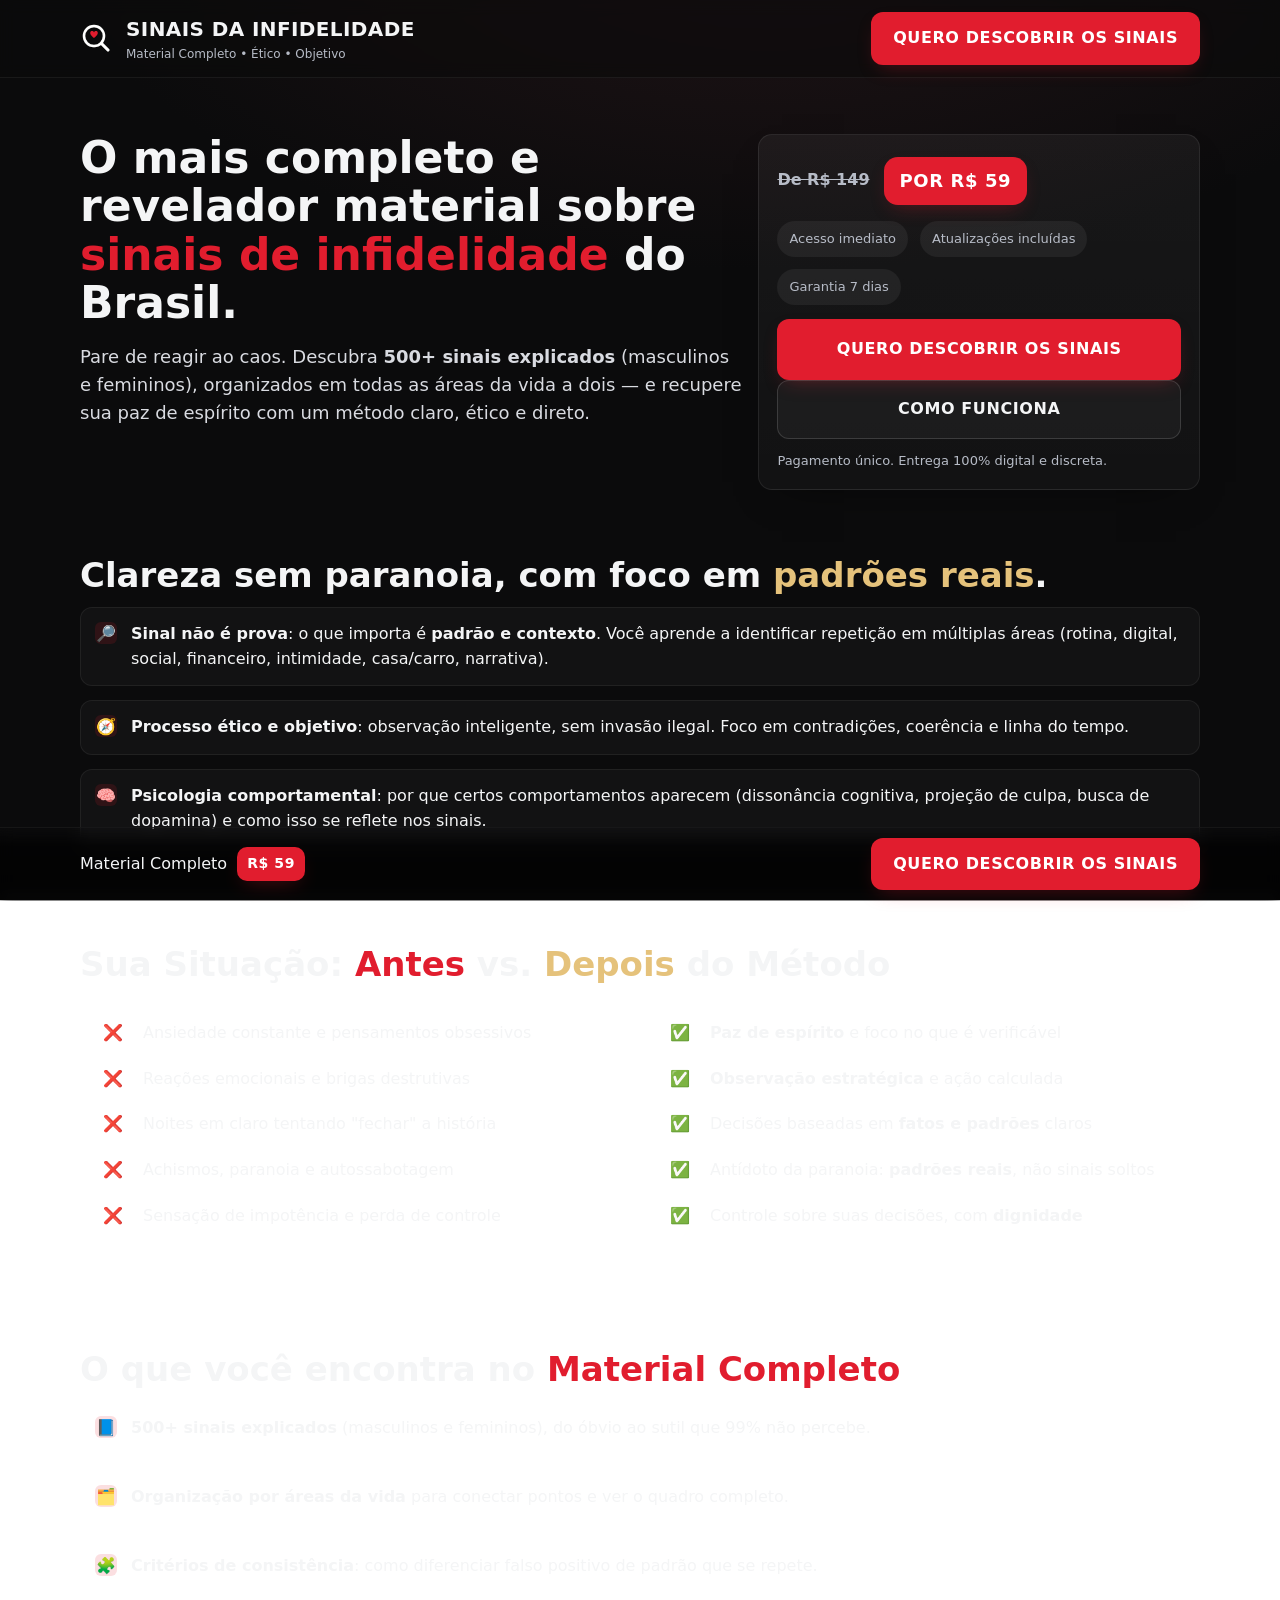
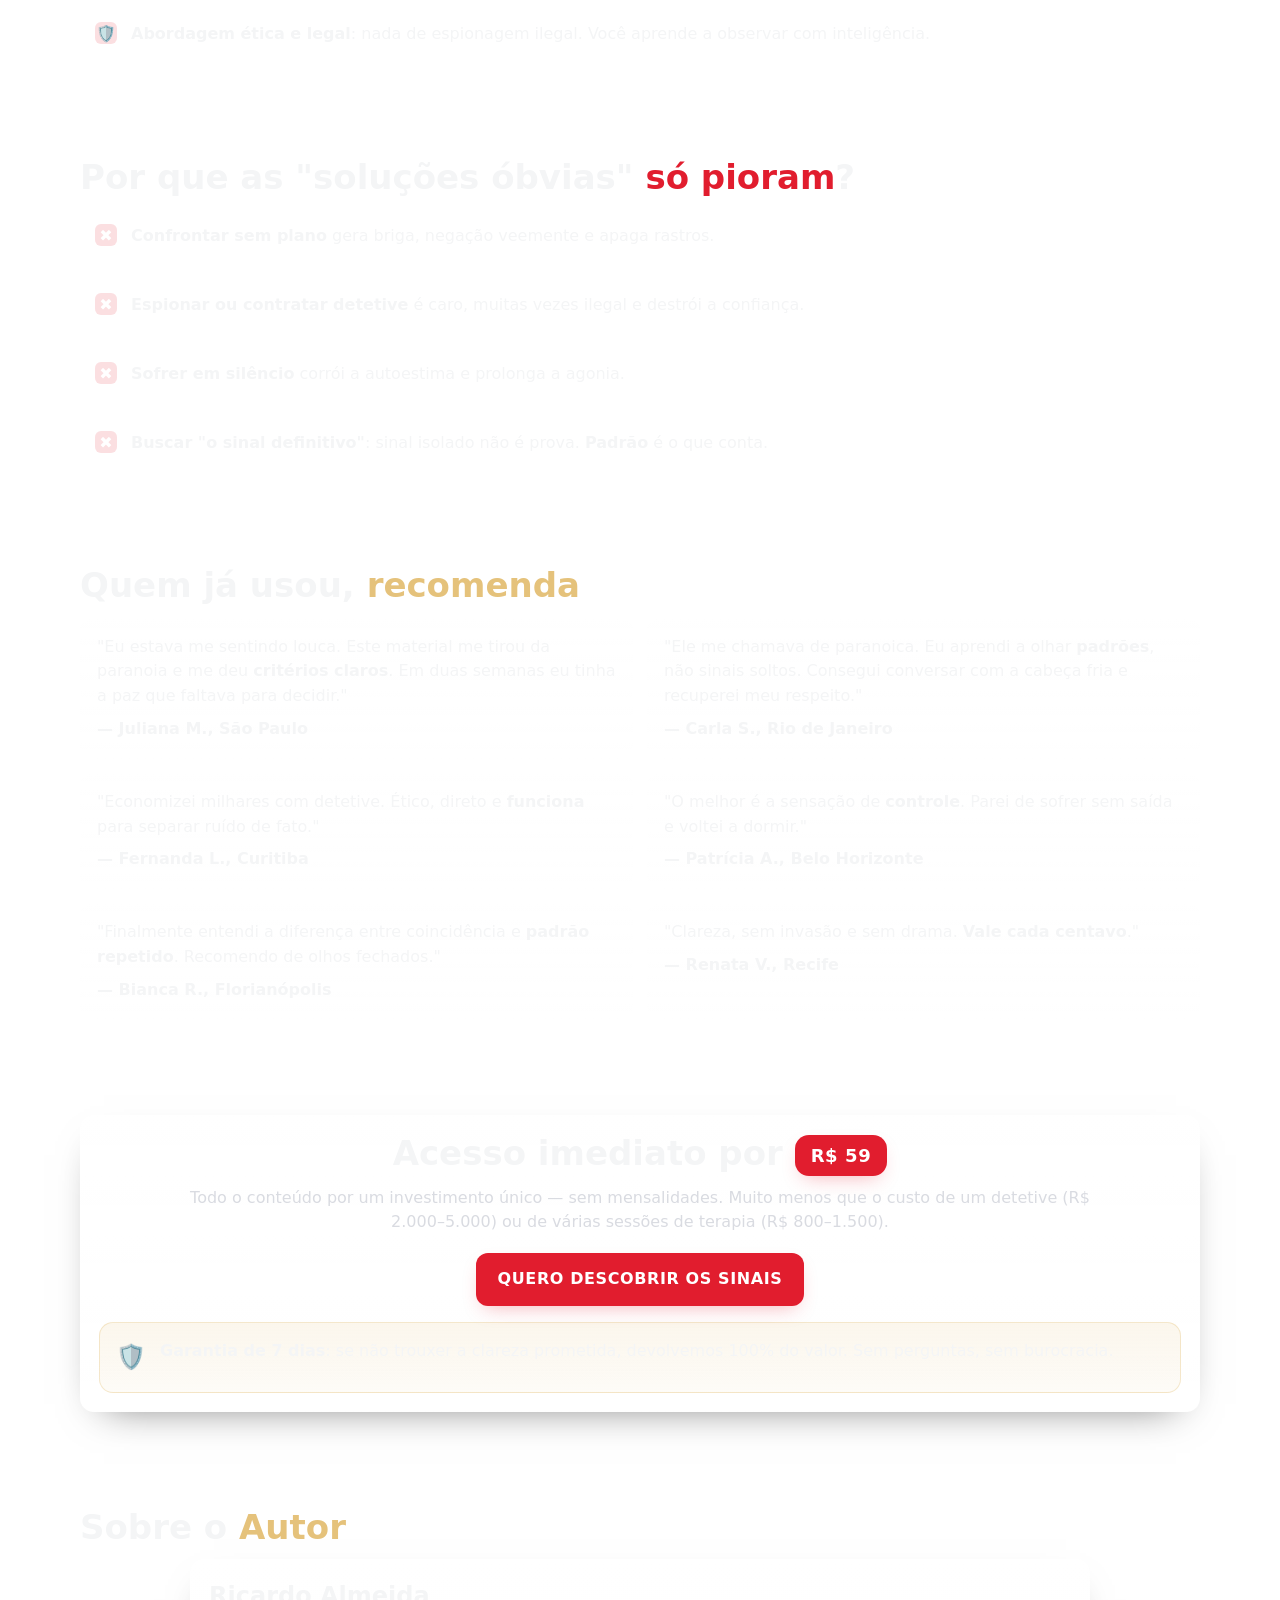
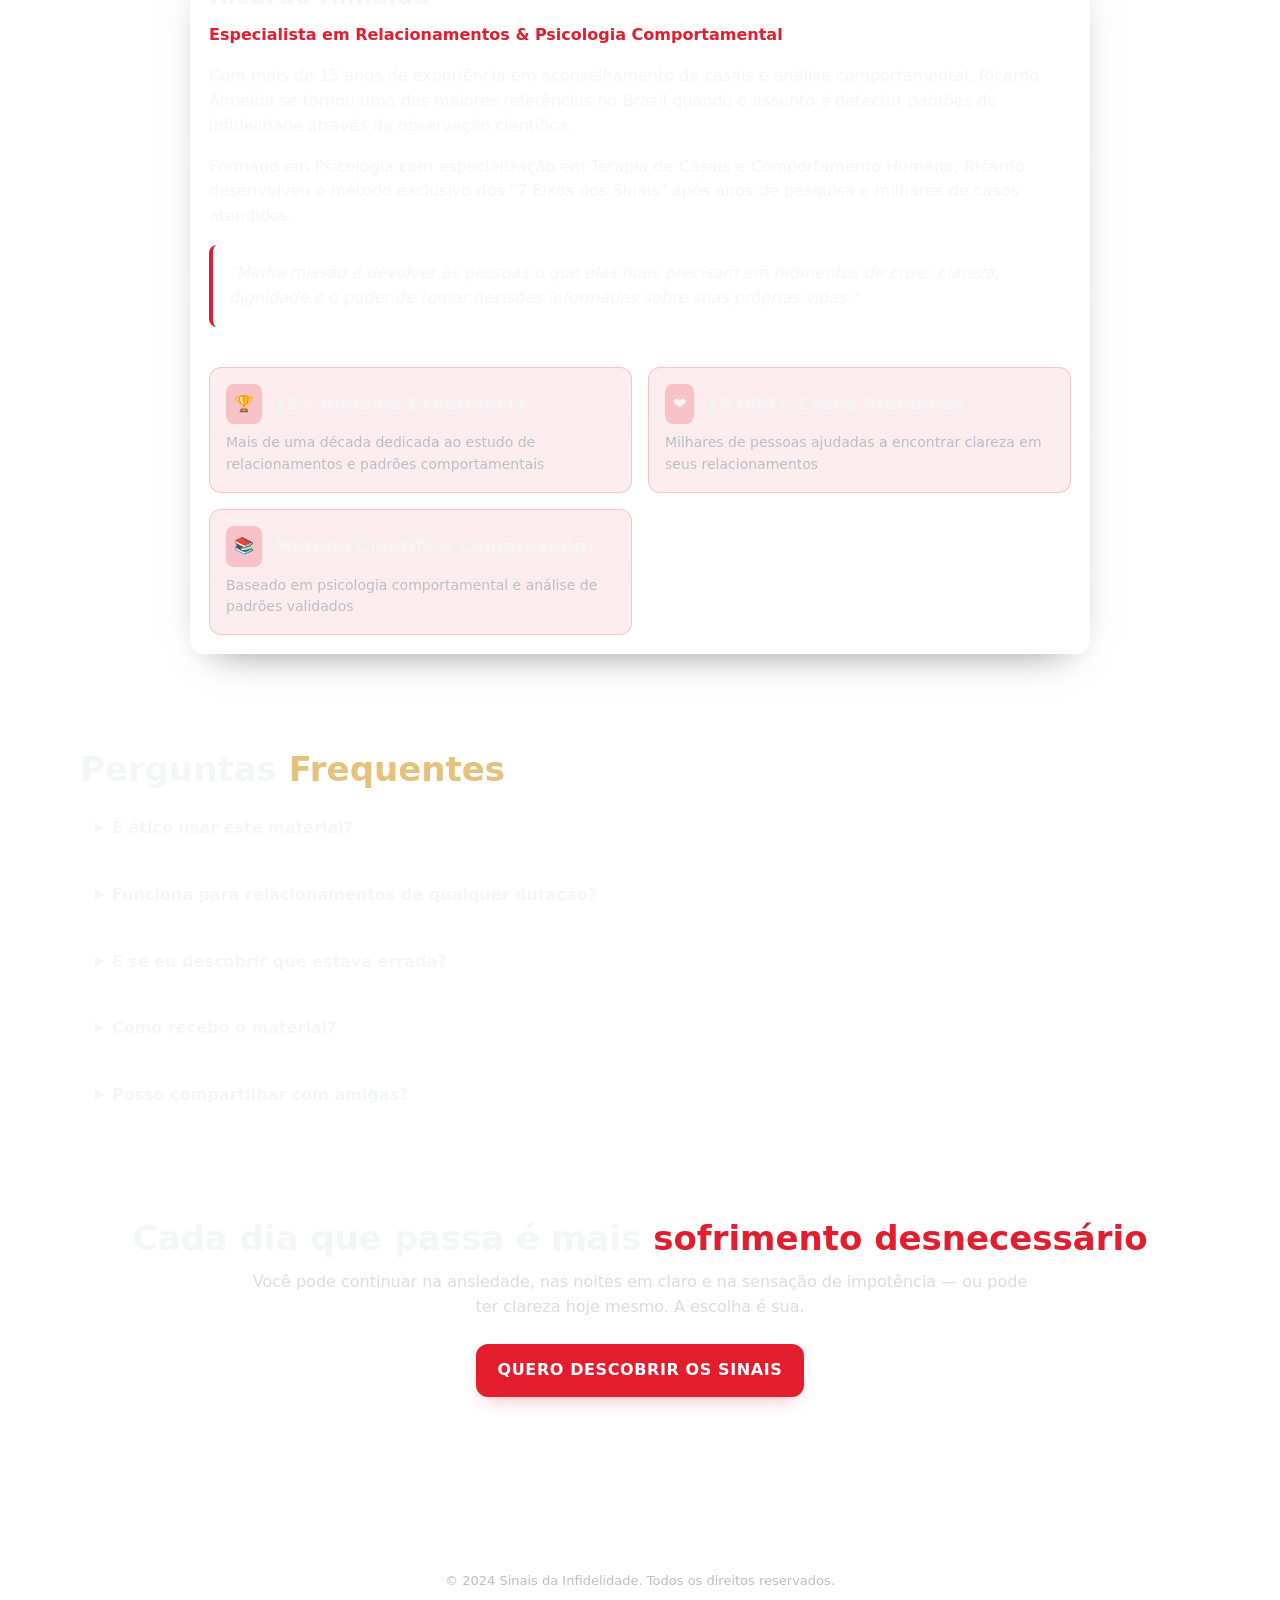
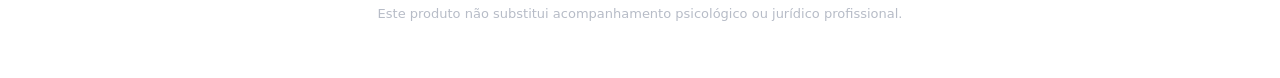
<file: pag final.html>
<!doctype html>
<html lang="pt-BR">
<head>
  <meta charset="utf-8" />
  <meta name="viewport" content="width=device-width, initial-scale=1, viewport-fit=cover" />
  <title>Sinais da Infidelidade — Material Completo</title>
  <meta name="description" content="O material mais completo e revelador sobre sinais de infidelidade do Brasil. 500+ sinais explicados (masculinos e femininos), método ético e objetivo. Acesso imediato por R$ 59." />
  <meta name="theme-color" content="#111111" />
  <meta property="og:title" content="Sinais da Infidelidade — Material Completo" />
  <meta property="og:description" content="Pare de reagir ao caos. Descubra 500+ sinais explicados, organizados por áreas da vida. Método ético e objetivo. Acesso imediato por R$ 59." />
  <meta property="og:type" content="website" />
  <style>
    :root{
      --bg:#0b0b0c;
      --panel:#141417;
      --muted:#b7bcc7;
      --text:#f4f5f6;
      --brand:#e11d2e;   /* vermelho */
      --brand-700:#b41523;
      --gold:#e5c27b;    /* dourado para destaques sutis */
      --ok:#19c37d;
      --err:#ff4d4f;
      --ring: rgba(225,29,46,.35);
      --radius:14px;
    }
    *{box-sizing:border-box}
    html,body{height:100%}
    body{
      margin:0;
      font-family: ui-sans-serif, system-ui, -apple-system, "Segoe UI", Roboto, "Helvetica Neue",
                   Arial, "Noto Sans", "Apple Color Emoji","Segoe UI Emoji","Segoe UI Symbol";
      background: radial-gradient(1200px 600px at 60% -10%, #211417, #0b0b0c 60%) fixed;
      color:var(--text);
      line-height:1.55;
      -webkit-font-smoothing:antialiased;
      -moz-osx-font-smoothing:grayscale;
    }
    a{color:inherit;text-decoration:none}
    .container{width:min(1120px, 92vw); margin-inline:auto}
    .nav{
      position:sticky; top:0; z-index:50;
      backdrop-filter:saturate(1.2) blur(8px);
      background:rgba(11,11,12,.65); border-bottom:1px solid rgba(255,255,255,.06);
    }
    .nav-wrap{display:flex; align-items:center; justify-content:space-between; gap:16px; padding:12px 0}
    .logo{display:flex; align-items:center; gap:14px}
    .logo svg{height:32px; width:auto; flex:0 0 auto}
    .logo .brand{
      font-weight:800; letter-spacing:.4px; font-size: clamp(16px, 2.2vw, 20px);
      text-transform:uppercase;
    }
    .logo .sub{font-size:12px; color:var(--muted)}
    .btn{
      display:inline-flex; align-items:center; justify-content:center;
      padding:14px 22px; gap:10px; border-radius:12px; font-weight:800;
      text-transform:uppercase; letter-spacing:.6px; border:0; cursor:pointer;
      transition:.18s ease-in-out; white-space:nowrap;
    }
    .btn-primary{background:var(--brand); color:white; box-shadow:0 8px 20px -8px var(--ring)}
    .btn-primary:hover{background:var(--brand-700); transform:translateY(-1px)}
    .btn-ghost{background:transparent; color:var(--text); border:1px solid rgba(255,255,255,.14)}
    .pill{display:inline-flex; align-items:center; gap:10px; padding:8px 12px;
      border-radius:100px; background:rgba(255,255,255,.06); color:var(--muted); font-size:13px}
    .hero{padding:56px 0 18px}
    .grid{display:grid; gap:16px}
    .grid-2{grid-template-columns:1fr; }
    @media (min-width:900px){ .grid-2{grid-template-columns:1.2fr .8fr} }
    h1{font-size: clamp(28px, 5vw, 44px); line-height:1.1; margin:0 0 16px}
    p.lead{font-size: clamp(16px, 2.2vw, 18px); color:#d9dbe1; margin:0 0 22px}
    .card{
      background:linear-gradient(180deg, rgba(255,255,255,.05), rgba(255,255,255,.03));
      border:1px solid rgba(255,255,255,.08);
      border-radius:var(--radius); padding:18px; box-shadow:0 16px 40px -24px rgba(0,0,0,.6)
    }
    .price{
      display:flex; align-items:center; gap:14px; margin:4px 0 16px
    }
    .old{color:var(--muted); text-decoration:line-through; font-weight:700}
    .now{
      background:var(--brand); color:#fff; padding:10px 16px; border-radius:14px;
      font-weight:900; letter-spacing:.6px; text-transform:uppercase; font-size:18px;
      box-shadow:0 8px 20px -8px var(--ring)
    }
    .badges{display:flex; flex-wrap:wrap; gap:12px; margin:0 0 14px}
    .cta-wide{margin-top:10px}
    .cta-wide .btn{width:100%; font-size:16px; padding:18px}
    .cta-wide .btn-ghost{padding:16px; background:rgba(255,255,255,.04)}
    .footnote{color:var(--muted); font-size:13px; margin-top:12px}
    .section{padding:48px 0}
    .section h2{font-size: clamp(22px, 3.6vw, 34px); line-height:1.15; margin:0 0 12px}
    .bullets{display:grid; gap:14px}
    .bullets .item{display:flex; gap:14px; align-items:flex-start; background:rgba(255,255,255,.03); border:1px solid rgba(255,255,255,.06); padding:14px; border-radius:12px}
    .icon{width:22px; height:22px; border-radius:6px; display:grid; place-items:center; flex:0 0 22px}
    .icon.red{background:rgba(225,29,46,.14); color:#fff}
    .icon.ok{background:rgba(25,195,125,.14)}
    .compare{display:grid; gap:14px}
    @media (min-width:900px){ .compare{grid-template-columns:1fr 1fr} }
    .table{background:rgba(255,255,255,.03); border:1px solid rgba(255,255,255,.06); border-radius:14px; padding:14px}
    .row{display:grid; grid-template-columns:28px 1fr; align-items:start; gap:12px; padding:10px 8px; border-bottom:1px dashed rgba(255,255,255,.08)}
    .row:last-child{border-bottom:0}
    .testis{display:grid; gap:14px}
    @media (min-width:900px){ .testis{grid-template-columns:1fr 1fr} }
    .tcard{background:linear-gradient(180deg, rgba(255,255,255,.05), rgba(255,255,255,.02)); border:1px solid rgba(255,255,255,.06); border-radius:14px; padding:16px}
    .tname{font-weight:800; margin-top:8px}
    .faq{display:grid; gap:12px}
    details{background:rgba(255,255,255,.03); border:1px solid rgba(255,255,255,.06); border-radius:12px; padding:14px}
    summary{cursor:pointer; font-weight:800}
    .guarantee{display:flex; gap:14px; align-items:flex-start; background:linear-gradient(180deg, rgba(229,194,123,.14), rgba(229,194,123,.06)); border:1px solid rgba(229,194,123,.35); border-radius:14px; padding:16px}
    .sticky-cta{
      position:sticky; bottom:0; z-index:60; padding:10px 0; backdrop-filter:saturate(1.2) blur(8px);
      background:linear-gradient(180deg, rgba(0,0,0,0), rgba(0,0,0,.65) 25%, rgba(0,0,0,.75));
      border-top:1px solid rgba(255,255,255,.08)
    }
    .sticky-cta .bar{display:flex; gap:12px; align-items:center; justify-content:space-between}
    .mini{display:flex; align-items:center; gap:10px}
    .mini .now{padding:6px 10px; border-radius:10px; font-size:14px}
    footer{padding:40px 0; color:var(--muted); font-size:13px}
    /* helpers */
    .accent{color:var(--brand)}
    .gold{color:var(--gold)}
    .center{text-align:center}
  </style>
</head>
<body>

  <!-- NAV -->
  <header class="nav">
    <div class="container nav-wrap">
      <div class="logo" aria-label="Sinais da Infidelidade">
        <!-- LOGO SVG (lupa + coração dentro) -->
        <svg viewBox="0 0 128 128" role="img" aria-label="Logotipo Sinais da Infidelidade">
          <defs>
            <filter id="s" x="-20%" y="-20%" width="140%" height="140%">
              <feDropShadow dx="0" dy="2" stdDeviation="1.5" flood-color="rgba(0,0,0,.5)"/>
            </filter>
          </defs>
          <g filter="url(#s)">
            <!-- Círculo da lupa -->
            <circle cx="56" cy="56" r="40" fill="none" stroke="#fff" stroke-width="10"/>
            <!-- Cabo da lupa -->
            <path d="M86 86l26 26" stroke="#fff" stroke-width="12" stroke-linecap="round"/>
            <!-- Coração dentro da lupa -->
            <path d="M56 42c-3-8 -15-8 -15 2c0 8 15 20 15 20s15-12 15-20c0-10 -12-10 -15-2z" fill="#e11d2e"/>
          </g>
        </svg>
        <div>
          <div class="brand">SINAIS DA INFIDELIDADE</div>
          <div class="sub">Material Completo • Ético • Objetivo</div>
        </div>
      </div>
      <a href="#checkout" class="btn btn-primary">QUERO DESCOBRIR OS SINAIS</a>
    </div>
  </header>

  <!-- HERO -->
  <section class="hero">
    <div class="container grid grid-2">
      <div>
        <h1>O mais completo e revelador material sobre <span class="accent">sinais de infidelidade</span> do Brasil.</h1>
        <p class="lead">Pare de reagir ao caos. Descubra <strong>500+ sinais explicados</strong> (masculinos e femininos), organizados em todas as áreas da vida a dois — e recupere sua paz de espírito com um método claro, ético e direto.</p>
      </div>
      <div class="card" id="checkout">
        <div class="price">
          <div class="old">De R$ 149</div>
          <div class="now">por R$ 59</div>
        </div>
        <div class="badges">
          <span class="pill">Acesso imediato</span>
          <span class="pill">Atualizações incluídas</span>
          <span class="pill">Garantia 7 dias</span>
        </div>
        <div class="cta-wide">
          <a class="btn btn-primary" href="https://pay.hotmart.com" target="_blank" rel="noopener">QUERO DESCOBRIR OS SINAIS</a>
          <a class="btn btn-ghost" href="#como-funciona">Como funciona</a>
        </div>
        <div class="footnote">Pagamento único. Entrega 100% digital e discreta.</div>
      </div>
    </div>
  </section>

  <!-- COMO FUNCIONA -->
  <section class="section" id="como-funciona">
    <div class="container">
      <h2>Clareza sem paranoia, com foco em <span class="gold">padrões reais</span>.</h2>
      <div class="bullets">
        <div class="item">
          <div class="icon red">🔎</div>
          <div><strong>Sinal não é prova</strong>: o que importa é <strong>padrão e contexto</strong>. Você aprende a identificar repetição em múltiplas áreas (rotina, digital, social, financeiro, intimidade, casa/carro, narrativa).</div>
        </div>
        <div class="item">
          <div class="icon red">🧭</div>
          <div><strong>Processo ético e objetivo</strong>: observação inteligente, sem invasão ilegal. Foco em contradições, coerência e linha do tempo.</div>
        </div>
        <div class="item">
          <div class="icon red">🧠</div>
          <div><strong>Psicologia comportamental</strong>: por que certos comportamentos aparecem (dissonância cognitiva, projeção de culpa, busca de dopamina) e como isso se reflete nos sinais.</div>
        </div>
      </div>
    </div>
  </section>

  <!-- ANTES VS DEPOIS -->
  <section class="section">
    <div class="container">
      <h2>Sua Situação: <span class="accent">Antes</span> vs. <span class="gold">Depois</span> do Método</h2>
      <div class="compare">
        <div class="table">
          <div class="row"><div>❌</div><div>Ansiedade constante e pensamentos obsessivos</div></div>
          <div class="row"><div>❌</div><div>Reações emocionais e brigas destrutivas</div></div>
          <div class="row"><div>❌</div><div>Noites em claro tentando "fechar" a história</div></div>
          <div class="row"><div>❌</div><div>Achismos, paranoia e autossabotagem</div></div>
          <div class="row"><div>❌</div><div>Sensação de impotência e perda de controle</div></div>
        </div>
        <div class="table">
          <div class="row"><div>✅</div><div><strong>Paz de espírito</strong> e foco no que é verificável</div></div>
          <div class="row"><div>✅</div><div><strong>Observação estratégica</strong> e ação calculada</div></div>
          <div class="row"><div>✅</div><div>Decisões baseadas em <strong>fatos e padrões</strong> claros</div></div>
          <div class="row"><div>✅</div><div>Antídoto da paranoia: <strong>padrões reais</strong>, não sinais soltos</div></div>
          <div class="row"><div>✅</div><div>Controle sobre suas decisões, com <strong>dignidade</strong></div></div>
        </div>
      </div>
    </div>
  </section>

  <!-- O QUE VOCÊ ENCONTRA -->
  <section class="section">
    <div class="container">
      <h2>O que você encontra no <span class="accent">Material Completo</span></h2>
      <div class="bullets">
        <div class="item"><div class="icon red">📘</div><div><strong>500+ sinais explicados</strong> (masculinos e femininos), do óbvio ao sutil que 99% não percebe.</div></div>
        <div class="item"><div class="icon red">🗂️</div><div><strong>Organização por áreas da vida</strong> para conectar pontos e ver o quadro completo.</div></div>
        <div class="item"><div class="icon red">🧩</div><div><strong>Critérios de consistência</strong>: como diferenciar falso positivo de padrão que se repete.</div></div>
        <div class="item"><div class="icon red">🛡️</div><div><strong>Abordagem ética e legal</strong>: nada de espionagem ilegal. Você aprende a observar com inteligência.</div></div>
      </div>
    </div>
  </section>

  <!-- FALSAS SOLUÇÕES -->
  <section class="section">
    <div class="container">
      <h2>Por que as "soluções óbvias" <span class="accent">só pioram</span>?</h2>
      <div class="bullets">
        <div class="item"><div class="icon red">✖️</div><div><strong>Confrontar sem plano</strong> gera briga, negação veemente e apaga rastros.</div></div>
        <div class="item"><div class="icon red">✖️</div><div><strong>Espionar ou contratar detetive</strong> é caro, muitas vezes ilegal e destrói a confiança.</div></div>
        <div class="item"><div class="icon red">✖️</div><div><strong>Sofrer em silêncio</strong> corrói a autoestima e prolonga a agonia.</div></div>
        <div class="item"><div class="icon red">✖️</div><div><strong>Buscar "o sinal definitivo"</strong>: sinal isolado não é prova. <strong>Padrão</strong> é o que conta.</div></div>
      </div>
    </div>
  </section>

  <!-- PROVA SOCIAL -->
  <section class="section">
    <div class="container">
      <h2>Quem já usou, <span class="gold">recomenda</span></h2>
      <div class="testis">
        <div class="tcard">
          "Eu estava me sentindo louca. Este material me tirou da paranoia e me deu <strong>critérios claros</strong>. Em duas semanas eu tinha a paz que faltava para decidir." 
          <div class="tname">— Juliana M., São Paulo</div>
        </div>
        <div class="tcard">
          "Ele me chamava de paranoica. Eu aprendi a olhar <strong>padrões</strong>, não sinais soltos. Consegui conversar com a cabeça fria e recuperei meu respeito." 
          <div class="tname">— Carla S., Rio de Janeiro</div>
        </div>
        <div class="tcard">
          "Economizei milhares com detetive. Ético, direto e <strong>funciona</strong> para separar ruído de fato." 
          <div class="tname">— Fernanda L., Curitiba</div>
        </div>
        <div class="tcard">
          "O melhor é a sensação de <strong>controle</strong>. Parei de sofrer sem saída e voltei a dormir." 
          <div class="tname">— Patrícia A., Belo Horizonte</div>
        </div>
        <div class="tcard">
          "Finalmente entendi a diferença entre coincidência e <strong>padrão repetido</strong>. Recomendo de olhos fechados." 
          <div class="tname">— Bianca R., Florianópolis</div>
        </div>
        <div class="tcard">
          "Clareza, sem invasão e sem drama. <strong>Vale cada centavo</strong>." 
          <div class="tname">— Renata V., Recife</div>
        </div>
      </div>
    </div>
  </section>

  <!-- OFERTA -->
  <section class="section">
    <div class="container card">
      <h2 class="center">Acesso imediato por <span class="now" style="vertical-align:middle">R$ 59</span></h2>
      <p class="center" style="color:#d9dbe1; max-width:900px; margin:8px auto 18px">
        Todo o conteúdo por um investimento único — sem mensalidades. Muito menos que o custo de um detetive (R$ 2.000–5.000) ou de várias sessões de terapia (R$ 800–1.500).
      </p>
      <div class="center">
        <a class="btn btn-primary" href="https://pay.hotmart.com" target="_blank" rel="noopener">QUERO DESCOBRIR OS SINAIS</a>
      </div>
      <div class="guarantee" style="margin-top:16px">
        <div style="font-size:24px">🛡️</div>
        <div>
          <strong>Garantia de 7 dias</strong>: se não trouxer a clareza prometida, devolvemos 100% do valor. Sem perguntas, sem burocracia.
        </div>
      </div>
    </div>
  </section>

  <!-- SOBRE O AUTOR -->
  <section class="section">
    <div class="container">
      <h2>Sobre o <span class="gold">Autor</span></h2>
      <div class="card" style="max-width:900px; margin:0 auto">
        <div style="display:flex; gap:24px; align-items:flex-start; flex-wrap:wrap">
          <div style="flex:1; min-width:300px">
            <h3 style="margin:0 0 8px; font-size:24px; color:var(--text)">Ricardo Almeida</h3>
            <p style="margin:0 0 16px; color:var(--brand); font-weight:700">Especialista em Relacionamentos & Psicologia Comportamental</p>
            
            <p style="margin:0 0 16px">Com mais de 15 anos de experiência em aconselhamento de casais e análise comportamental, Ricardo Almeida se tornou uma das maiores referências no Brasil quando o assunto é detectar padrões de infidelidade através da observação científica.</p>
            
            <p style="margin:0 0 16px">Formado em Psicologia com especialização em Terapia de Casais e Comportamento Humano, Ricardo desenvolveu o método exclusivo dos "7 Eixos dos Sinais" após anos de pesquisa e milhares de casos atendidos.</p>
            
            <blockquote style="margin:16px 0; padding:16px; background:rgba(255,255,255,.03); border-left:4px solid var(--brand); border-radius:8px; font-style:italic">
              "Minha missão é devolver às pessoas o que elas mais precisam em momentos de crise: clareza, dignidade e o poder de tomar decisões informadas sobre suas próprias vidas."
            </blockquote>
          </div>
        </div>
        
        <div style="display:grid; gap:16px; margin-top:24px">
          <div style="display:grid; gap:16px; grid-template-columns:repeat(auto-fit, minmax(280px, 1fr))">
            <div style="background:rgba(225,29,46,.08); border:1px solid rgba(225,29,46,.2); border-radius:12px; padding:16px">
              <div style="display:flex; align-items:center; gap:12px; margin-bottom:8px">
                <div style="background:rgba(225,29,46,.2); border-radius:8px; padding:8px; display:flex; align-items:center; justify-content:center">
                  🏆
                </div>
                <h4 style="margin:0; font-size:18px">15+ Anos de Experiência</h4>
              </div>
              <p style="margin:0; color:var(--muted); font-size:14px">Mais de uma década dedicada ao estudo de relacionamentos e padrões comportamentais</p>
            </div>
            
            <div style="background:rgba(225,29,46,.08); border:1px solid rgba(225,29,46,.2); border-radius:12px; padding:16px">
              <div style="display:flex; align-items:center; gap:12px; margin-bottom:8px">
                <div style="background:rgba(225,29,46,.2); border-radius:8px; padding:8px; display:flex; align-items:center; justify-content:center">
                  ❤️
                </div>
                <h4 style="margin:0; font-size:18px">10.000+ Casos Atendidos</h4>
              </div>
              <p style="margin:0; color:var(--muted); font-size:14px">Milhares de pessoas ajudadas a encontrar clareza em seus relacionamentos</p>
            </div>
            
            <div style="background:rgba(225,29,46,.08); border:1px solid rgba(225,29,46,.2); border-radius:12px; padding:16px">
              <div style="display:flex; align-items:center; gap:12px; margin-bottom:8px">
                <div style="background:rgba(225,29,46,.2); border-radius:8px; padding:8px; display:flex; align-items:center; justify-content:center">
                  📚
                </div>
                <h4 style="margin:0; font-size:18px">Método Científico Comprovado</h4>
              </div>
              <p style="margin:0; color:var(--muted); font-size:14px">Baseado em psicologia comportamental e análise de padrões validados</p>
            </div>
          </div>
        </div>
      </div>
    </div>
  </section>

  <!-- FAQ -->
  <section class="section">
    <div class="container">
      <h2>Perguntas <span class="gold">Frequentes</span></h2>
      <div class="faq">
        <details>
          <summary>É ético usar este material?</summary>
          <p>Sim. O foco é observação inteligente e análise de padrões, sem invasão de privacidade ou métodos ilegais. Você aprende a ver contradições e inconsistências que já estão visíveis.</p>
        </details>
        <details>
          <summary>Funciona para relacionamentos de qualquer duração?</summary>
          <p>Sim. Os sinais são universais e se aplicam tanto a relacionamentos novos quanto a casamentos de décadas. A diferença está no contexto e na linha do tempo.</p>
        </details>
        <details>
          <summary>E se eu descobrir que estava errada?</summary>
          <p>Melhor ainda! O objetivo é clareza, não confirmação de suspeitas. Muitas pessoas usam o material e descobrem que estavam interpretando mal os sinais — e isso traz paz de espírito.</p>
        </details>
        <details>
          <summary>Como recebo o material?</summary>
          <p>Imediatamente após o pagamento, você recebe um e-mail com o link de acesso. Todo o conteúdo fica disponível 24/7 em uma área exclusiva.</p>
        </details>
        <details>
          <summary>Posso compartilhar com amigas?</summary>
          <p>O acesso é individual e intransferível. Mas você pode recomendar — muitas pessoas já ajudaram amigas indicando o material.</p>
        </details>
      </div>
    </div>
  </section>

  <!-- URGÊNCIA -->
  <section class="section">
    <div class="container">
      <h2 class="center">Cada dia que passa é mais <span class="accent">sofrimento desnecessário</span></h2>
      <p class="center" style="color:#d9dbe1; max-width:800px; margin:0 auto 24px">
        Você pode continuar na ansiedade, nas noites em claro e na sensação de impotência — ou pode ter clareza hoje mesmo. A escolha é sua.
      </p>
      <div class="center">
        <a class="btn btn-primary" href="https://pay.hotmart.com" target="_blank" rel="noopener">QUERO DESCOBRIR OS SINAIS</a>
      </div>
    </div>
  </section>

  <!-- STICKY CTA -->
  <div class="sticky-cta">
    <div class="container bar">
      <div class="mini">
        <span>Material Completo</span>
        <div class="now">R$ 59</div>
      </div>
      <a class="btn btn-primary" href="https://pay.hotmart.com" target="_blank" rel="noopener">QUERO DESCOBRIR OS SINAIS</a>
    </div>
  </div>

  <!-- FOOTER -->
  <footer>
    <div class="container center">
      <p>© 2024 Sinais da Infidelidade. Todos os direitos reservados.</p>
      <p>Este produto não substitui acompanhamento psicológico ou jurídico profissional.</p>
    </div>
  </footer>

</body>
</html>
</file>
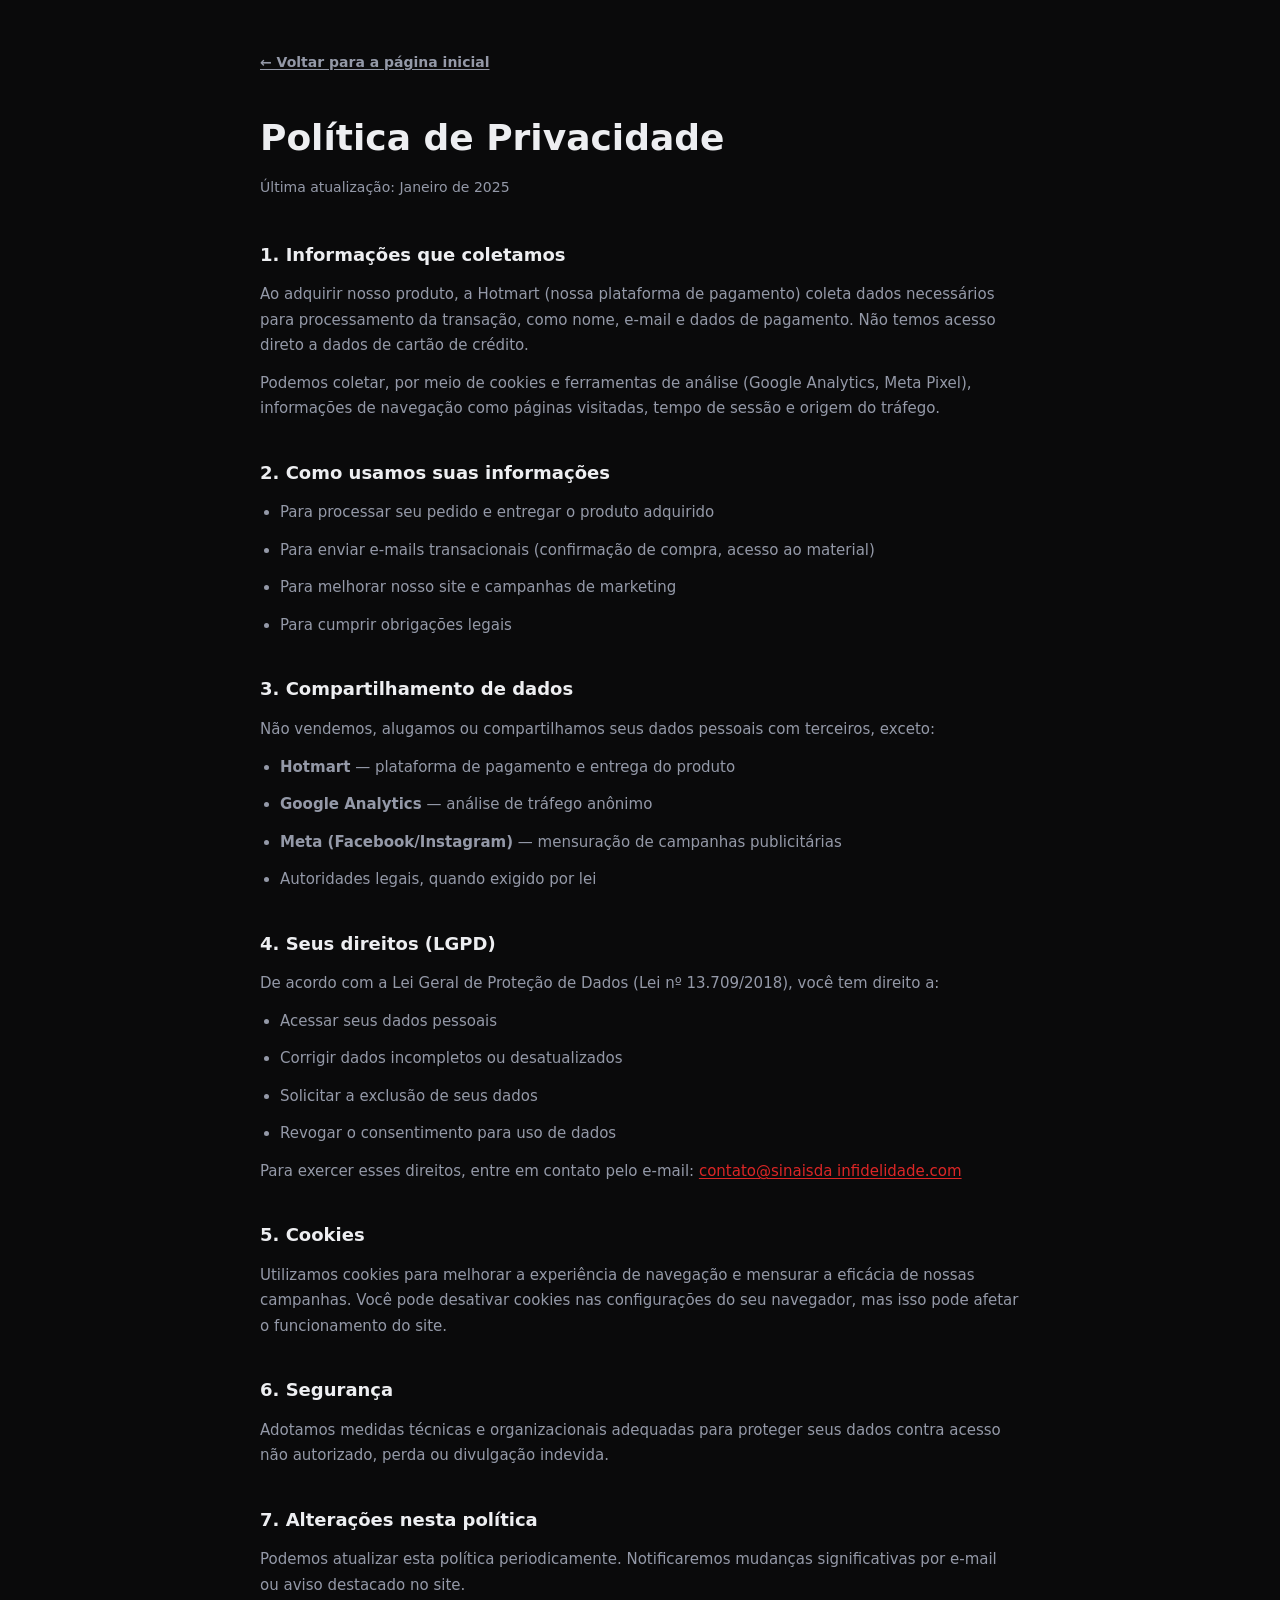
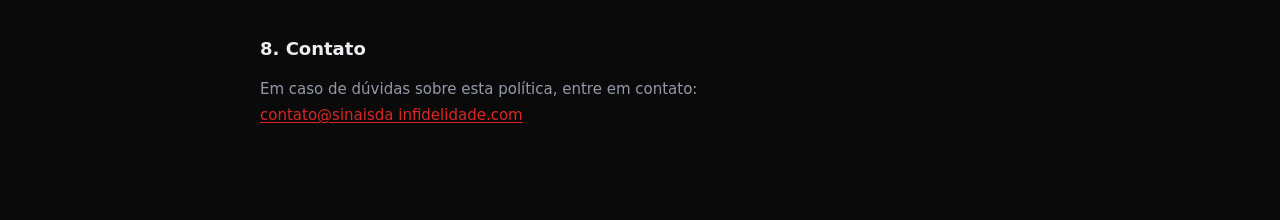
<file: privacy.html>
<!doctype html>
<html lang="pt-BR">
<head>
  <meta charset="utf-8"/>
  <meta name="viewport" content="width=device-width, initial-scale=1"/>
  <title>Política de Privacidade — Sinais da Infidelidade</title>
  <meta name="robots" content="noindex"/>
  <style>
    :root { --bg:#0a0a0b; --surface:#111114; --border:rgba(255,255,255,.07); --text:#edeef1; --text-dim:#9499a8; --red:#dc2626; --radius:14px; --font:'DM Sans',system-ui,-apple-system,sans-serif; }
    * { box-sizing:border-box; margin:0; padding:0; }
    body { font-family:var(--font); background:var(--bg); color:var(--text); line-height:1.7; -webkit-font-smoothing:antialiased; padding:48px 0 80px; }
    .w { width:min(760px,90vw); margin-inline:auto; }
    a { color:var(--red); text-decoration:underline; text-underline-offset:2px; }
    h1 { font-size:clamp(26px,4vw,36px); font-weight:800; margin-bottom:8px; }
    .meta { color:var(--text-dim); font-size:14px; margin-bottom:40px; }
    h2 { font-size:18px; font-weight:700; margin:36px 0 12px; }
    p, li { font-size:15px; color:var(--text-dim); margin-bottom:12px; }
    ul { padding-left:20px; margin-bottom:12px; }
    .back { display:inline-block; margin-bottom:32px; font-size:14px; color:var(--text-dim); font-weight:600; }
    .back:hover { color:var(--text); }
  </style>
</head>
<body>
  <div class="w">
    <a href="/" class="back">← Voltar para a página inicial</a>
    <h1>Política de Privacidade</h1>
    <p class="meta">Última atualização: Janeiro de 2025</p>

    <h2>1. Informações que coletamos</h2>
    <p>Ao adquirir nosso produto, a Hotmart (nossa plataforma de pagamento) coleta dados necessários para processamento da transação, como nome, e-mail e dados de pagamento. Não temos acesso direto a dados de cartão de crédito.</p>
    <p>Podemos coletar, por meio de cookies e ferramentas de análise (Google Analytics, Meta Pixel), informações de navegação como páginas visitadas, tempo de sessão e origem do tráfego.</p>

    <h2>2. Como usamos suas informações</h2>
    <ul>
      <li>Para processar seu pedido e entregar o produto adquirido</li>
      <li>Para enviar e-mails transacionais (confirmação de compra, acesso ao material)</li>
      <li>Para melhorar nosso site e campanhas de marketing</li>
      <li>Para cumprir obrigações legais</li>
    </ul>

    <h2>3. Compartilhamento de dados</h2>
    <p>Não vendemos, alugamos ou compartilhamos seus dados pessoais com terceiros, exceto:</p>
    <ul>
      <li><strong>Hotmart</strong> — plataforma de pagamento e entrega do produto</li>
      <li><strong>Google Analytics</strong> — análise de tráfego anônimo</li>
      <li><strong>Meta (Facebook/Instagram)</strong> — mensuração de campanhas publicitárias</li>
      <li>Autoridades legais, quando exigido por lei</li>
    </ul>

    <h2>4. Seus direitos (LGPD)</h2>
    <p>De acordo com a Lei Geral de Proteção de Dados (Lei nº 13.709/2018), você tem direito a:</p>
    <ul>
      <li>Acessar seus dados pessoais</li>
      <li>Corrigir dados incompletos ou desatualizados</li>
      <li>Solicitar a exclusão de seus dados</li>
      <li>Revogar o consentimento para uso de dados</li>
    </ul>
    <p>Para exercer esses direitos, entre em contato pelo e-mail: <a href="mailto:contato@sinaisda infidelidade.com">contato@sinaisda infidelidade.com</a></p>

    <h2>5. Cookies</h2>
    <p>Utilizamos cookies para melhorar a experiência de navegação e mensurar a eficácia de nossas campanhas. Você pode desativar cookies nas configurações do seu navegador, mas isso pode afetar o funcionamento do site.</p>

    <h2>6. Segurança</h2>
    <p>Adotamos medidas técnicas e organizacionais adequadas para proteger seus dados contra acesso não autorizado, perda ou divulgação indevida.</p>

    <h2>7. Alterações nesta política</h2>
    <p>Podemos atualizar esta política periodicamente. Notificaremos mudanças significativas por e-mail ou aviso destacado no site.</p>

    <h2>8. Contato</h2>
    <p>Em caso de dúvidas sobre esta política, entre em contato:<br>
    <a href="mailto:contato@sinaisda infidelidade.com">contato@sinaisda infidelidade.com</a></p>
  </div>
</body>
</html>
</file>
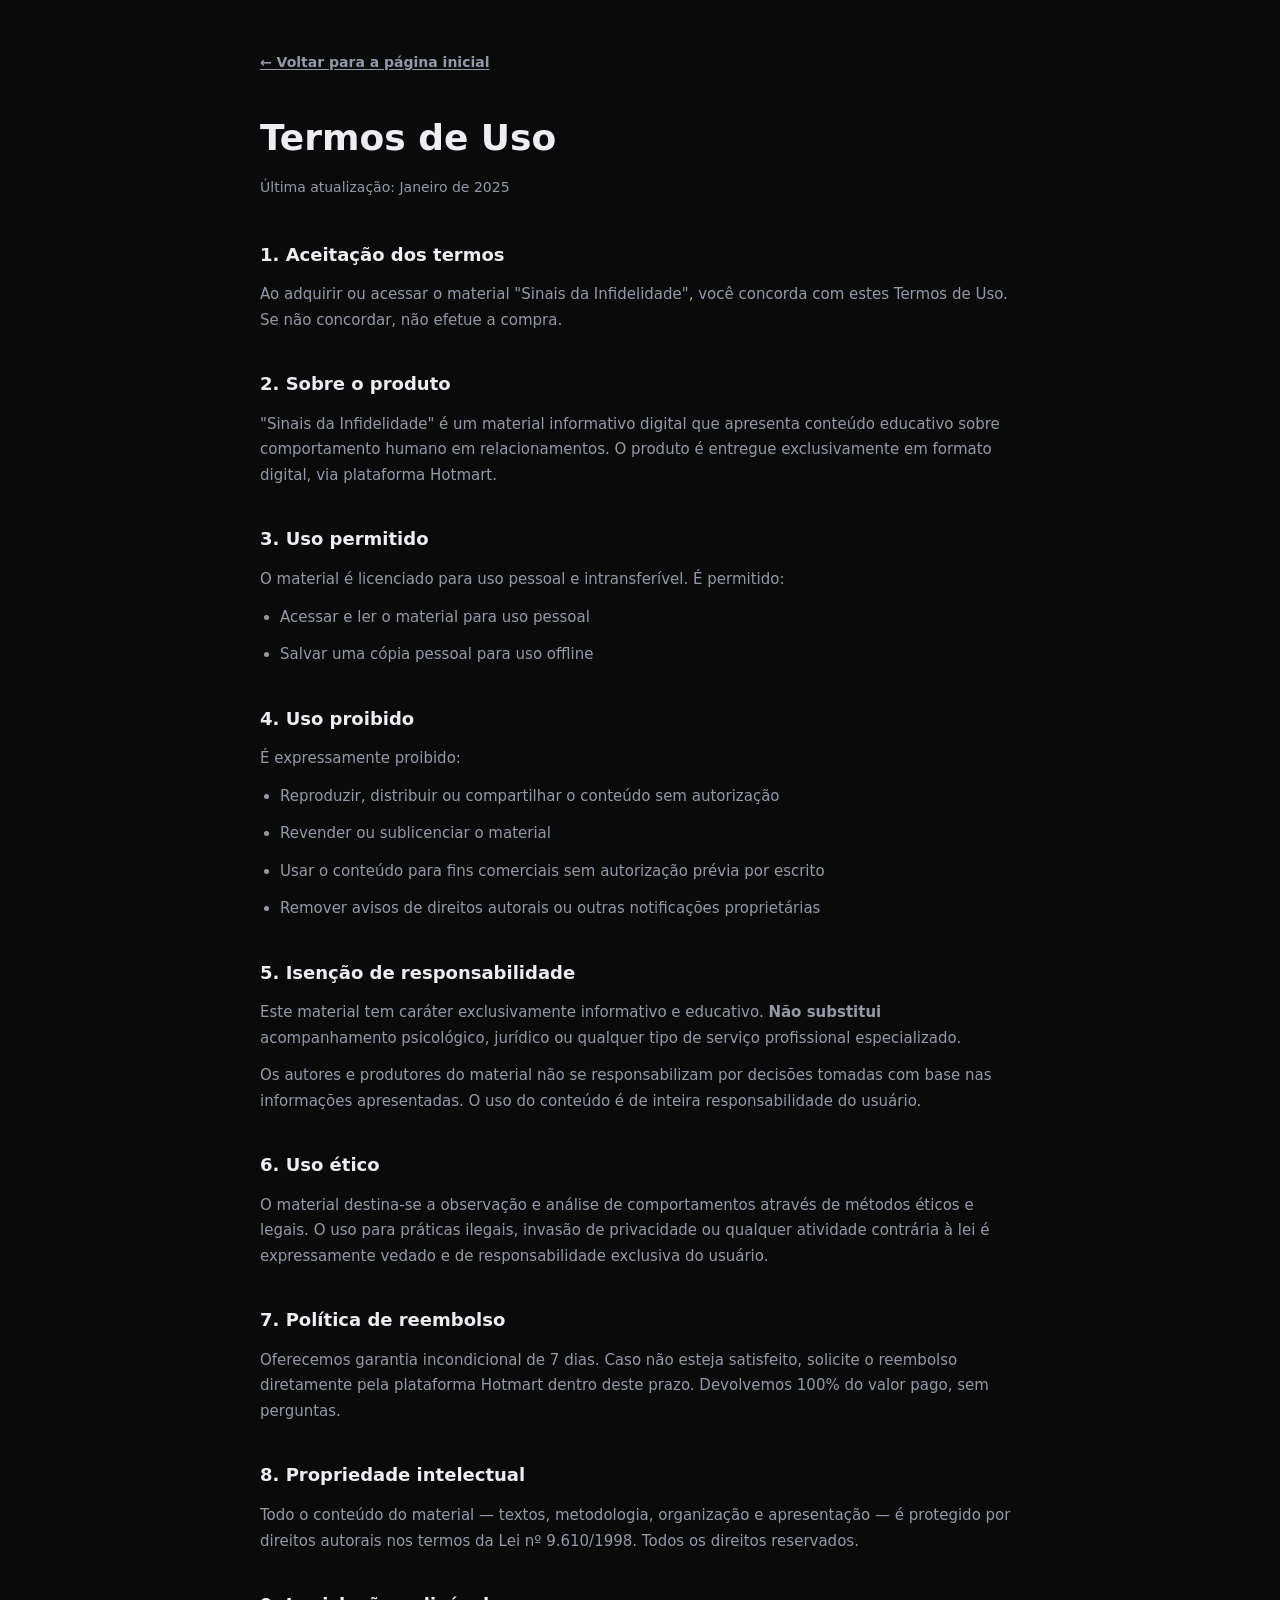
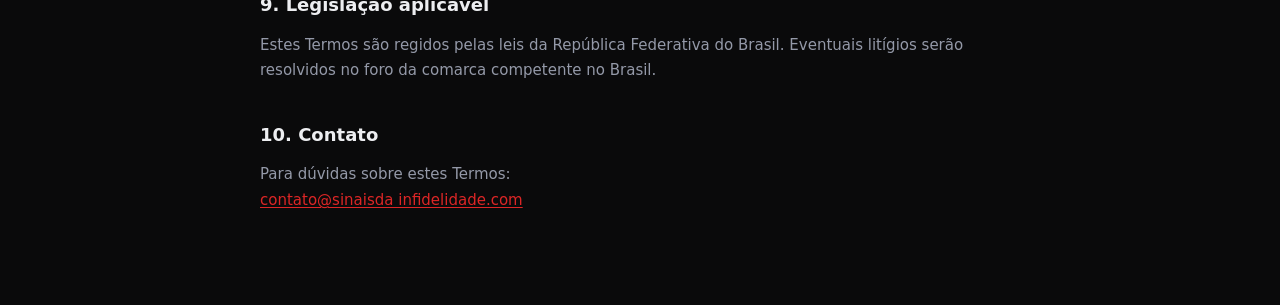
<file: terms.html>
<!doctype html>
<html lang="pt-BR">
<head>
  <meta charset="utf-8"/>
  <meta name="viewport" content="width=device-width, initial-scale=1"/>
  <title>Termos de Uso — Sinais da Infidelidade</title>
  <meta name="robots" content="noindex"/>
  <style>
    :root { --bg:#0a0a0b; --surface:#111114; --border:rgba(255,255,255,.07); --text:#edeef1; --text-dim:#9499a8; --red:#dc2626; --radius:14px; --font:'DM Sans',system-ui,-apple-system,sans-serif; }
    * { box-sizing:border-box; margin:0; padding:0; }
    body { font-family:var(--font); background:var(--bg); color:var(--text); line-height:1.7; -webkit-font-smoothing:antialiased; padding:48px 0 80px; }
    .w { width:min(760px,90vw); margin-inline:auto; }
    a { color:var(--red); text-decoration:underline; text-underline-offset:2px; }
    h1 { font-size:clamp(26px,4vw,36px); font-weight:800; margin-bottom:8px; }
    .meta { color:var(--text-dim); font-size:14px; margin-bottom:40px; }
    h2 { font-size:18px; font-weight:700; margin:36px 0 12px; }
    p, li { font-size:15px; color:var(--text-dim); margin-bottom:12px; }
    ul { padding-left:20px; margin-bottom:12px; }
    .back { display:inline-block; margin-bottom:32px; font-size:14px; color:var(--text-dim); font-weight:600; }
    .back:hover { color:var(--text); }
  </style>
</head>
<body>
  <div class="w">
    <a href="/" class="back">← Voltar para a página inicial</a>
    <h1>Termos de Uso</h1>
    <p class="meta">Última atualização: Janeiro de 2025</p>

    <h2>1. Aceitação dos termos</h2>
    <p>Ao adquirir ou acessar o material "Sinais da Infidelidade", você concorda com estes Termos de Uso. Se não concordar, não efetue a compra.</p>

    <h2>2. Sobre o produto</h2>
    <p>"Sinais da Infidelidade" é um material informativo digital que apresenta conteúdo educativo sobre comportamento humano em relacionamentos. O produto é entregue exclusivamente em formato digital, via plataforma Hotmart.</p>

    <h2>3. Uso permitido</h2>
    <p>O material é licenciado para uso pessoal e intransferível. É permitido:</p>
    <ul>
      <li>Acessar e ler o material para uso pessoal</li>
      <li>Salvar uma cópia pessoal para uso offline</li>
    </ul>

    <h2>4. Uso proibido</h2>
    <p>É expressamente proibido:</p>
    <ul>
      <li>Reproduzir, distribuir ou compartilhar o conteúdo sem autorização</li>
      <li>Revender ou sublicenciar o material</li>
      <li>Usar o conteúdo para fins comerciais sem autorização prévia por escrito</li>
      <li>Remover avisos de direitos autorais ou outras notificações proprietárias</li>
    </ul>

    <h2>5. Isenção de responsabilidade</h2>
    <p>Este material tem caráter exclusivamente informativo e educativo. <strong>Não substitui</strong> acompanhamento psicológico, jurídico ou qualquer tipo de serviço profissional especializado.</p>
    <p>Os autores e produtores do material não se responsabilizam por decisões tomadas com base nas informações apresentadas. O uso do conteúdo é de inteira responsabilidade do usuário.</p>

    <h2>6. Uso ético</h2>
    <p>O material destina-se a observação e análise de comportamentos através de métodos éticos e legais. O uso para práticas ilegais, invasão de privacidade ou qualquer atividade contrária à lei é expressamente vedado e de responsabilidade exclusiva do usuário.</p>

    <h2>7. Política de reembolso</h2>
    <p>Oferecemos garantia incondicional de 7 dias. Caso não esteja satisfeito, solicite o reembolso diretamente pela plataforma Hotmart dentro deste prazo. Devolvemos 100% do valor pago, sem perguntas.</p>

    <h2>8. Propriedade intelectual</h2>
    <p>Todo o conteúdo do material — textos, metodologia, organização e apresentação — é protegido por direitos autorais nos termos da Lei nº 9.610/1998. Todos os direitos reservados.</p>

    <h2>9. Legislação aplicável</h2>
    <p>Estes Termos são regidos pelas leis da República Federativa do Brasil. Eventuais litígios serão resolvidos no foro da comarca competente no Brasil.</p>

    <h2>10. Contato</h2>
    <p>Para dúvidas sobre estes Termos:<br>
    <a href="mailto:contato@sinaisda infidelidade.com">contato@sinaisda infidelidade.com</a></p>
  </div>
</body>
</html>
</file>
